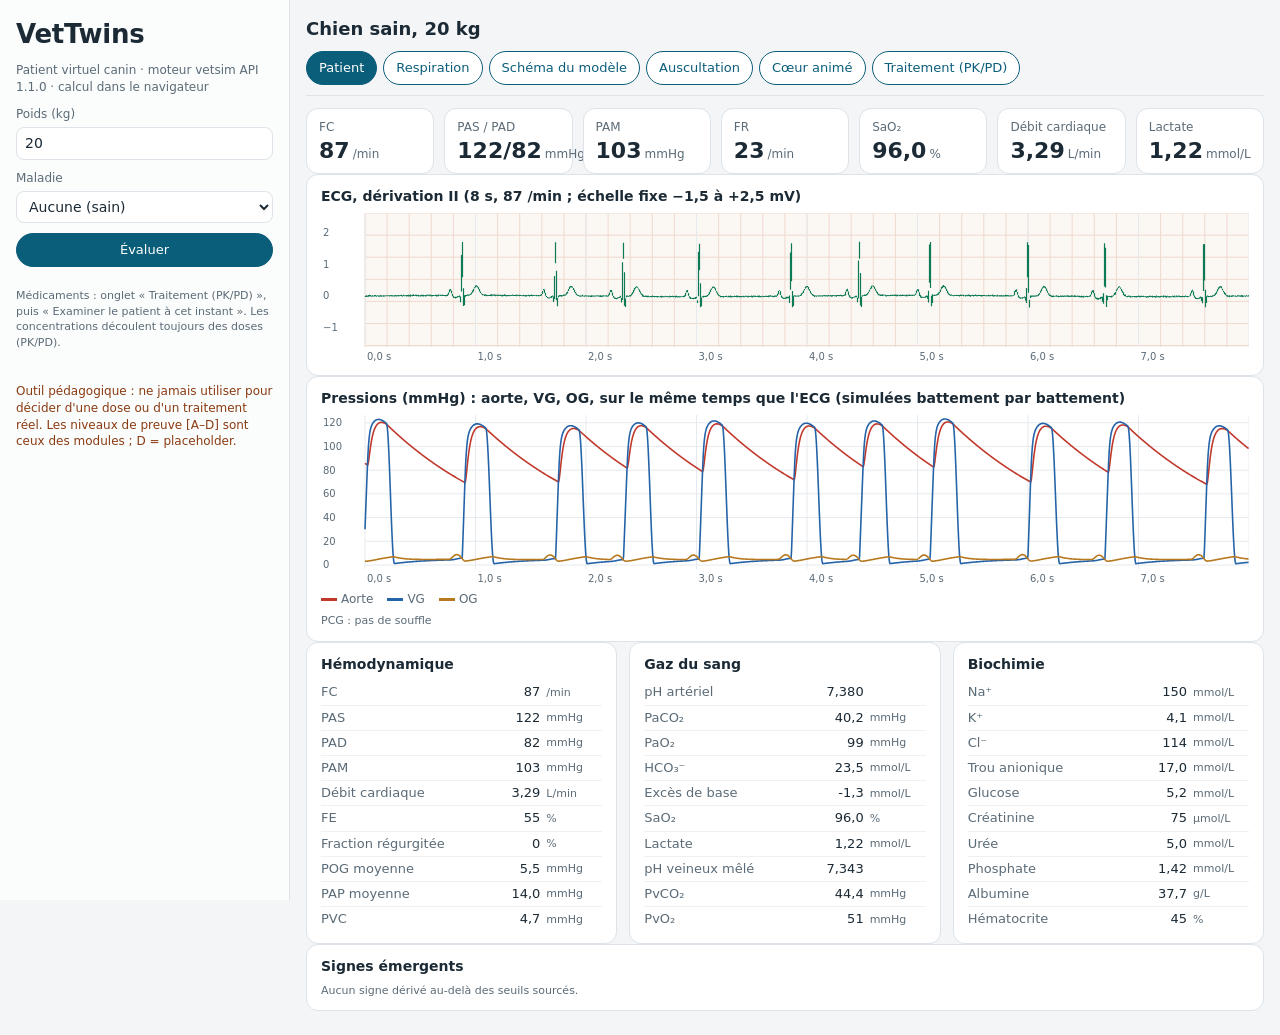
<file: index.html>
<!doctype html>
<html lang="fr">
<head>
  <meta charset="utf-8">
  <meta name="viewport" content="width=device-width, initial-scale=1">
  <title>VetTwins, patient virtuel canin</title>
  <link rel="stylesheet" href="styles.css">
</head>
<body>
  <aside id="side">
    <h1>VetTwins</h1>
    <p class="sub">Patient virtuel canin · moteur vetsim <span id="api"></span> · calcul dans le navigateur</p>
    <label>Poids (kg)<input id="bw" type="number" min="1" max="90" step="0.5" value="20"></label>
    <label>Maladie<select id="disease"></select></label>
    <label id="stage-wrap">Stade<select id="stage"></select></label>
    <button id="evaluate" class="primary">Évaluer</button>
    <div id="treatment-banner" class="banner" hidden></div>
    <p class="note">Médicaments : onglet « Traitement (PK/PD) », puis « Examiner le patient à cet instant ». Les concentrations découlent toujours des doses (PK/PD).</p>
    <p class="warn">Outil pédagogique : ne jamais utiliser pour décider d'une dose ou d'un traitement réel. Les niveaux de preuve [A–D] sont ceux des modules ; D = placeholder.</p>
  </aside>
  <main>
    <header class="case">
      <h2 id="case-label">Chargement du moteur…</h2>
      <nav id="tabs" role="tablist" aria-label="Vues du patient">
        <button role="tab" data-tab="patient" class="on">Patient</button>
        <button role="tab" data-tab="respiration">Respiration</button>
        <button role="tab" data-tab="model">Schéma du modèle</button>
        <button role="tab" data-tab="auscultation">Auscultation</button>
        <button role="tab" data-tab="heart">Cœur animé</button>
        <button role="tab" data-tab="treatment">Traitement (PK/PD)</button>
      </nav>
    </header>
    <div id="error" class="error" role="alert" hidden></div>
    <div id="outcome-banner" role="status" hidden></div>
    <section id="view" role="tabpanel"></section>
  </main>
  <script type="module" src="app.js"></script>
</body>
</html>
</file>
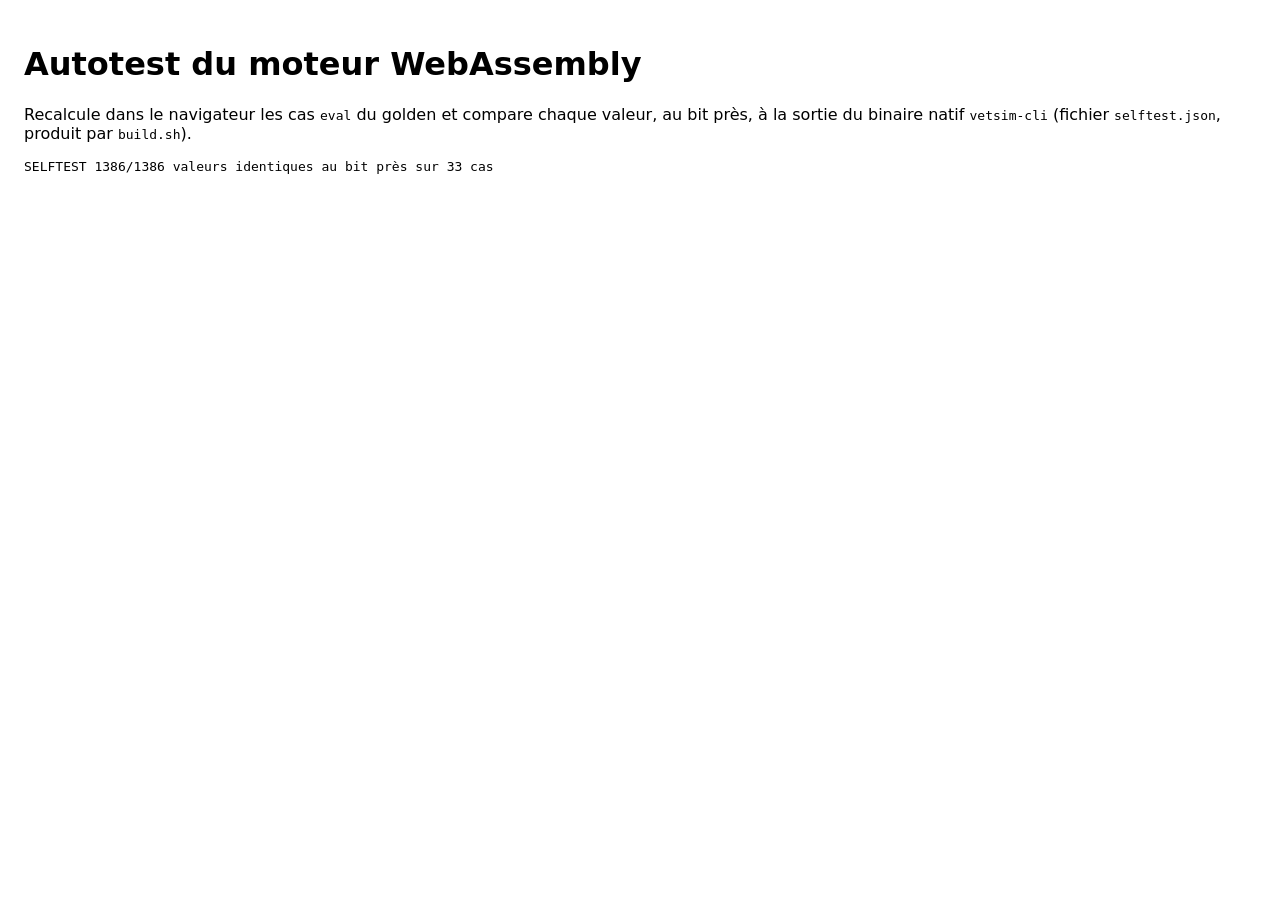
<file: selftest.html>
<!doctype html>
<html lang="fr"><head><meta charset="utf-8"><title>VetTwins : autotest du moteur WebAssembly</title></head>
<body style="font-family:system-ui;padding:16px">
<h1>Autotest du moteur WebAssembly</h1>
<p>Recalcule dans le navigateur les cas <code>eval</code> du golden et compare chaque valeur, au bit près, à la sortie du binaire natif <code>vetsim-cli</code> (fichier <code>selftest.json</code>, produit par <code>build.sh</code>).</p>
<pre id="out">en cours…</pre>
<script type="module">
import init, { Engine } from './pkg/vetsim_wasm.js';
await init();
const e = new Engine();
const call = (m, ...a) => { const r = JSON.parse(e[m](...a)); if (!r.ok) throw new Error(JSON.stringify(r.errors)); return r; };
call('loadModules', await (await fetch('./modules.json')).text());
const cases = await (await fetch('./selftest.json')).json();
let same = 0, total = 0; const bad = [];
for (const c of cases) {
  const id = call('newPatient', JSON.stringify({ bw: c.bw, variability: false })).patient_id;
  for (const [d, s] of c.diseases) call('addDisease', id, JSON.stringify({ id: d, severity: s }));
  const st = call('state', id, JSON.stringify({ conc: c.conc, D: c.D, U: c.U }));
  for (const [k, v] of Object.entries(c.expected)) { total++; if (Object.is(st[k], v)) same++; else bad.push(`${c.id} ${k} : wasm ${st[k]} / natif ${v}`); }
}
document.getElementById('out').textContent = `SELFTEST ${same}/${total} valeurs identiques au bit près sur ${cases.length} cas\n` + bad.slice(0, 20).join('\n');
</script></body></html>
</file>
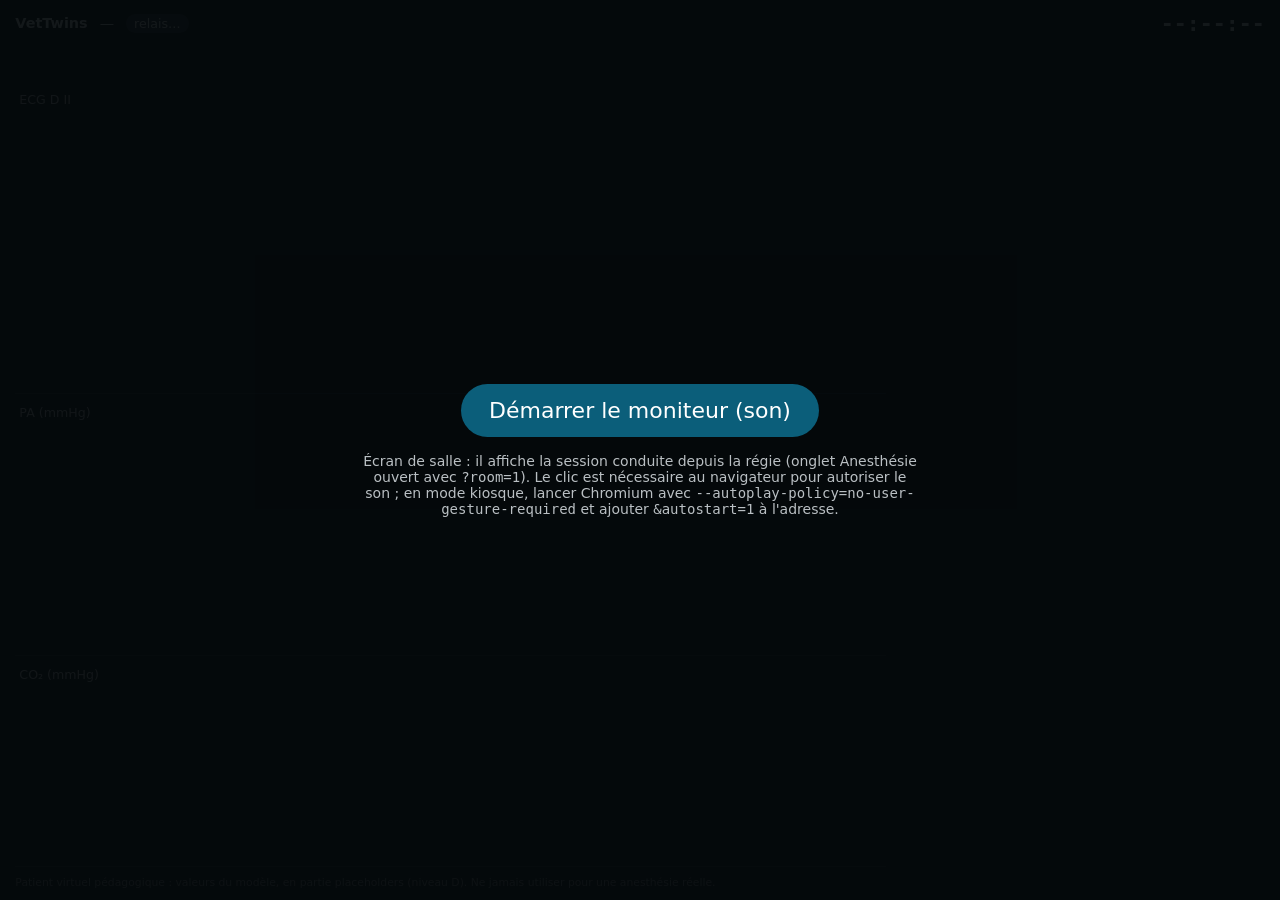
<file: vetsim-kit/web/monitor.html>
<!doctype html>
<html lang="fr">
<head>
  <meta charset="utf-8">
  <meta name="viewport" content="width=device-width, initial-scale=1">
  <title>VetTwins, moniteur de salle</title>
  <style>
    :root { color-scheme: dark; font-family: system-ui, -apple-system, "Segoe UI", sans-serif; }
    html, body { margin: 0; height: 100%; background: #05090b; color: #e8eef2; overflow: hidden; }
    body { display: flex; flex-direction: column; padding: 1.2vh 1.2vw; box-sizing: border-box; gap: 1vh; }
    header { display: flex; align-items: center; gap: 12px; font-size: 1.6vh; opacity: 0.85; }
    header .clock { font: 600 2.4vh ui-monospace, monospace; margin-left: auto; }
    header .link { font-size: 1.4vh; padding: 2px 8px; border-radius: 10px; background: #23313a; }
    header .link.ok { background: #14432a; } header .link.bad { background: #5a1a14; }
    .alarms { min-height: 4vh; display: flex; gap: 8px; flex-wrap: wrap; align-items: center; }
    .alarms span { background: #c0392b; color: white; border-radius: 6px; padding: 2px 10px; font-size: 2.2vh; font-weight: 600; animation: blink 1s steps(2) infinite; }
    .dead { background: #c0392b; color: white; padding: 6px 12px; border-radius: 6px; font-weight: 700; font-size: 2.6vh; }
    @keyframes blink { 50% { opacity: 0.45; } }
    main { flex: 1; display: grid; grid-template-columns: minmax(0, 3fr) minmax(0, 1.25fr); gap: 1.2vw; min-height: 0; }
    .waves { display: grid; grid-template-rows: 1.2fr 1fr 0.8fr; gap: 1vh; min-height: 0; }
    .wave { position: relative; border-bottom: 1px solid #15222a; min-height: 0; }
    .wave canvas { width: 100%; height: 100%; display: block; }
    .wave label { position: absolute; top: 2px; left: 4px; font-size: 1.4vh; opacity: 0.7; }
    .vals { display: grid; grid-template-rows: repeat(4, minmax(0, 1fr)); grid-template-columns: 1fr 1fr; gap: 1vh; min-height: 0; }
    .mv { display: flex; flex-direction: column; justify-content: center; padding: 0.6vh 0.8vw; border: 1px solid #1b2830; border-radius: 8px; min-width: 0; }
    .mv.wide { grid-column: span 2; }
    .mv span { font-size: 1.6vh; opacity: 0.8; } .mv i { font-size: 1.4vh; font-style: normal; opacity: 0.7; }
    .mv b { font: 600 6vh ui-monospace, monospace; line-height: 1.05; white-space: nowrap; overflow: hidden; }
    .mv.wide b { font-size: 6.5vh; }
    .mv.small b { font-size: 4vh; }
    .g b { color: #35e08a; } .r b { color: #ff6b6b; } .b b { color: #5ab0ff; } .y b { color: #f2d45c; } .w b { color: #e8eef2; }
    .mv.off b { color: #3a4a53 !important; }
    #start { position: fixed; inset: 0; display: flex; flex-direction: column; align-items: center; justify-content: center; gap: 16px; background: rgba(5, 9, 11, 0.92); z-index: 9; }
    #start button { font: inherit; font-size: 22px; padding: 14px 28px; border-radius: 30px; border: none; background: #0b5e7a; color: white; cursor: pointer; }
    #start p { max-width: 560px; text-align: center; opacity: 0.8; margin: 0 16px; font-size: 14px; }
    footer { font-size: 1.2vh; opacity: 0.45; }
    @media (max-width: 700px) { main { grid-template-columns: 1fr; } .waves { min-height: 40vh; } }
  </style>
</head>
<body>
  <div id="start">
    <button id="go">Démarrer le moniteur (son)</button>
    <p>Écran de salle : il affiche la session conduite depuis la régie (onglet Anesthésie ouvert avec <code>?room=1</code>). Le clic est nécessaire au navigateur pour autoriser le son ; en mode kiosque, lancer Chromium avec <code>--autoplay-policy=no-user-gesture-required</code> et ajouter <code>&amp;autostart=1</code> à l'adresse.</p>
  </div>
  <header>
    <b>VetTwins</b><span id="who">—</span><span id="link" class="link">relais…</span><span class="clock" id="clock">--:--:--</span>
  </header>
  <div class="alarms" id="alarms"></div>
  <main>
    <div class="waves">
      <div class="wave"><label>ECG D II</label><canvas id="ecg"></canvas></div>
      <div class="wave"><label>PA (mmHg)</label><canvas id="art"></canvas></div>
      <div class="wave"><label>CO₂ (mmHg)</label><canvas id="cap"></canvas></div>
    </div>
    <div class="vals" id="vals"></div>
  </main>
  <footer>Patient virtuel pédagogique : valeurs du modèle, en partie placeholders (niveau D). Ne jamais utiliser pour une anesthésie réelle.</footer>
  <script type="module" src="monitor.js"></script>
</body>
</html>
</file>
<file: styles.css>
:root {
  --ink: #1b2a35; --muted: #5b6b77; --accent: #0b5e7a; --accent-soft: #eef5f8; --bg: #f3f5f7; --card: #ffffff;
  --line: #dde3e8; --warn: #8a3b12; --red: #c0392b; --cursor: #e0465a;
  font-family: system-ui, -apple-system, "Segoe UI", sans-serif; color: var(--ink);
  accent-color: var(--accent);
}
* { box-sizing: border-box; }
[hidden] { display: none !important; }
body { margin: 0; display: flex; min-height: 100vh; background: var(--bg); font-size: 14px; line-height: 1.4; }
aside#side {
  width: 290px; flex: none; padding: 16px; display: flex; flex-direction: column; gap: 10px;
  border-right: 1px solid var(--line); background: #fbfcfc;
  position: sticky; top: 0; height: 100vh; overflow-y: auto;
}
main { flex: 1; min-width: 0; padding: 0 16px 24px; display: flex; flex-direction: column; gap: 12px; }
h1 { margin: 0; font-size: 26px; letter-spacing: -0.01em; }
h2 { margin: 6px 0 0; font-size: 15px; }
.sub { margin: 0; color: var(--muted); font-size: 12px; }

/* en-tête du cas et onglets, fixés en haut au défilement */
header.case { position: sticky; top: 0; z-index: 5; background: var(--bg); padding: 16px 0 10px; display: flex; flex-direction: column; gap: 10px; border-bottom: 1px solid var(--line); }
header.case h2 { margin: 0; font-size: 18px; }
header.case .stale { font-weight: 400; font-size: 13px; color: var(--warn); }

label { display: flex; flex-direction: column; gap: 4px; font-size: 12px; color: var(--muted); min-width: 0; }
label.inline { flex-direction: row; align-items: center; gap: 6px; font-size: 13px; color: var(--ink); }
input, select { font: inherit; font-size: 14px; padding: 6px 8px; border: 1px solid var(--line); border-radius: 8px; background: white; color: var(--ink); max-width: 100%; min-width: 0; }
aside select, aside input { width: 100%; }
input[type=checkbox], input[type=radio] { padding: 0; margin: 0; width: 16px; height: 16px; border: none; }
input[type=range] { padding: 0; border: none; background: none; }
button { font: inherit; font-size: 13px; padding: 7px 12px; border: 1px solid var(--accent); border-radius: 18px; background: white; color: var(--accent); cursor: pointer; white-space: nowrap; }
button:hover { background: var(--accent-soft); }
button.primary, button.on { background: var(--accent); color: white; }
button.primary:hover, button.on:hover { background: #094e66; }
button.danger { border-color: var(--cursor); background: var(--cursor); color: white; }
button:disabled { opacity: 0.5; cursor: default; }
button.dirty { box-shadow: 0 0 0 3px #f0b46a; }
:focus-visible { outline: 2px solid var(--accent); outline-offset: 2px; }
button:focus-visible { outline-offset: 3px; }

.row { display: flex; gap: 8px; align-items: center; flex-wrap: wrap; }
.row input[type=number] { width: 90px; }
.row label { align-self: flex-end; }
.warn { color: var(--warn); font-size: 12px; }
.banner { color: var(--red); font-size: 12px; border: 1px solid #f1c7c0; border-radius: 8px; padding: 8px; background: #fdf3f1; }
.error { color: #b00020; background: #fdecee; border: 1px solid #f3c2c8; border-radius: 8px; padding: 8px 12px; }
#outcome-banner { border-radius: 10px; padding: 10px 12px; font-size: 13px; display: flex; flex-direction: column; gap: 4px; }
#outcome-banner.decompensated { background: #fff4e5; border: 1px solid #f0b46a; color: #6b3d00; }
#outcome-banner.dead { background: #3a1114; border: 1px solid #7a2229; color: #fbe9ea; }
#outcome-banner .note { color: inherit; opacity: 0.8; }
.dead-view { padding: 24px; text-align: center; color: var(--muted); }

#tabs { display: flex; gap: 6px; flex-wrap: wrap; }

.card { background: var(--card); border: 1px solid var(--line); border-radius: 12px; padding: 12px 14px; display: flex; flex-direction: column; gap: 6px; min-width: 0; }
.card h3 { margin: 0; font-size: 14px; }
.grid3 { display: grid; grid-template-columns: repeat(auto-fit, minmax(min(260px, 100%), 1fr)); gap: 12px; }

/* constantes clés en tête de l'onglet Patient */
.vitals { display: grid; grid-template-columns: repeat(auto-fit, minmax(118px, 1fr)); gap: 10px; }
.vital { background: var(--card); border: 1px solid var(--line); border-radius: 12px; padding: 10px 12px; display: flex; flex-direction: column; gap: 2px; }
.vital .k { font-size: 12px; color: var(--muted); }
.vital .v { font-size: 22px; font-weight: 600; font-variant-numeric: tabular-nums; line-height: 1.15; }
.vital .v small { font-size: 12px; font-weight: 400; color: var(--muted); margin-left: 3px; }

table.values { width: 100%; border-collapse: collapse; font-size: 13px; font-variant-numeric: tabular-nums; }
table.values td, table.values th { padding: 3px 0; }
table.values tr + tr td { border-top: 1px solid #eef1f4; }
table.values th { text-align: left; font-size: 11px; font-weight: 600; color: var(--muted); text-transform: uppercase; letter-spacing: 0.04em; border-bottom: 1px solid var(--line); padding-bottom: 5px; }
table.values td:first-child { color: var(--muted); }
table.values td.v, table.values th.v { text-align: right; font-weight: 500; padding-right: 6px; }
table.values td.u { color: var(--muted); font-size: 11px; width: 56px; }
table.params td { padding-right: 12px; }
table.params td.src { color: var(--muted); font-size: 12px; }
.scroll-x { overflow-x: auto; }

canvas { width: 100%; display: block; }
.legend { display: flex; gap: 14px; font-size: 12px; color: var(--muted); align-items: center; flex-wrap: wrap; }
.legend i { display: inline-block; width: 16px; height: 3px; margin-right: 4px; vertical-align: middle; }
.note { color: var(--muted); font-size: 11px; }
.signs div.sign { font-size: 13px; }
.chips { display: flex; flex-wrap: wrap; gap: 6px; }
.chips button { font-size: 12px; padding: 5px 10px; }
.sliders { display: grid; grid-template-columns: 1fr 1fr; gap: 16px; }
.sliders label { font-size: 12px; }
.toolbar { background: var(--card); border: 1px solid var(--line); border-radius: 12px; padding: 10px 14px; display: flex; flex-direction: column; gap: 10px; }
.toolbar .group { display: flex; gap: 6px; align-items: center; flex-wrap: wrap; }
.toolbar .group > span.lab { font-size: 12px; color: var(--muted); margin-right: 2px; }
.summary { font-size: 13px; color: var(--muted); }
svg text { font-family: system-ui, sans-serif; }
/* cœur animé */
.hv { display: flex; flex-direction: column; gap: 12px; }
.hv-bar { display: flex; flex-wrap: wrap; align-items: center; gap: 12px 16px; background: var(--card); border: 1px solid var(--line); border-radius: 14px; padding: 10px 14px; box-shadow: 0 2px 10px rgba(27, 42, 53, 0.06); }
.hv-play { width: 44px; height: 44px; border-radius: 50%; padding: 0; font-size: 16px; background: var(--accent); color: white; border: none; box-shadow: 0 2px 6px rgba(11, 94, 122, 0.35); }
.hv-play:hover { background: #094e66; }
.hv-time { font-variant-numeric: tabular-nums; font-size: 20px; font-weight: 600; min-width: 92px; }
.hv-time small { font-size: 12px; font-weight: 400; color: var(--muted); }
.hv-scrub { flex: 1 1 220px; min-width: 160px; }
.hv-seg { display: inline-flex; border: 1px solid var(--accent); border-radius: 18px; overflow: hidden; }
.hv-seg button { border: none; border-radius: 0; padding: 6px 11px; }
.hv-seg button + button { border-left: 1px solid var(--accent); }
.hv-main { display: grid; grid-template-columns: minmax(300px, 1.15fr) minmax(0, 1fr); gap: 12px; align-items: start; }
.hv-stage { background: radial-gradient(120% 90% at 50% 30%, #ffffff 0%, #f7f1ee 70%, #f1e7e3 100%); border: 1px solid var(--line); border-radius: 16px; padding: 12px 14px 10px; display: flex; flex-direction: column; gap: 8px; }
.hv-side { display: flex; flex-direction: column; gap: 10px; min-width: 0; }
.hv-side .card { padding: 8px 12px; }
.hv-side .card h3 { margin-bottom: 4px; }
.hv-chips { display: flex; flex-direction: column; gap: 6px; }
.hv-chip { display: flex; align-items: baseline; gap: 8px; font-size: 13px; background: rgba(255, 255, 255, 0.85); border: 1px solid var(--line); border-radius: 10px; padding: 6px 10px; min-height: 34px; }
.hv-chip i { width: 10px; height: 10px; border-radius: 50%; flex: none; align-self: center; }
.hv-chip b { font-size: 11px; text-transform: uppercase; letter-spacing: 0.06em; color: var(--muted); flex: none; }
#h-svg { width: 100%; max-height: 560px; display: block; }
#h-svg .h-cav { font-size: 17px; font-weight: 700; fill: rgba(27, 42, 53, 0.55); text-anchor: middle; pointer-events: none; }
#h-svg .h-vlab { font-size: 11px; font-weight: 700; fill: #4b5a66; text-anchor: middle; stroke: rgba(255,255,255,0.9); stroke-width: 3px; paint-order: stroke; }
#h-svg .h-small { font-size: 10.5px; fill: #4b5a66; stroke: rgba(255,255,255,0.85); stroke-width: 3px; paint-order: stroke; }
#h-svg .h-cond { fill: none; stroke: #d9c27a; stroke-width: 2.4; stroke-linecap: round; opacity: 0.75; }
#h-svg .h-cond.on { stroke: #e0a800; stroke-width: 4.2; opacity: 1; filter: url(#h-glow); }
#h-svg .h-node { fill: #e8c552; stroke: #8a6a00; stroke-width: 1.5; }
#h-svg .h-node.on { fill: #ffd84a; filter: url(#h-glow); }
#h-svg .h-imp { fill: #fff6c9; stroke: #b8860b; stroke-width: 2; }
#h-svg .h-leaf { stroke: #4a2f2b; stroke-width: 3.6; stroke-linecap: round; }
#h-svg .h-jet { stroke-width: 4.5; stroke-linecap: round; stroke-linejoin: round; opacity: 0; paint-order: stroke; }
#h-svg .h-x { stroke-width: 4.5; stroke-linecap: round; fill: none; }
.hv-ribbon { width: 100%; height: 22px; display: block; border-radius: 6px; background: #eef1f4; }
.hv-legend { display: flex; flex-wrap: wrap; gap: 4px 14px; font-size: 11.5px; color: var(--muted); }
.hv-legend span { display: inline-flex; align-items: center; gap: 5px; }
.hv-legend i { width: 12px; height: 10px; border-radius: 3px; display: inline-block; }
.hv-legend i.hatch { background: repeating-linear-gradient(90deg, #b8c2cc 0 3px, rgba(208, 33, 27, 0.7) 3px 5px); }

@media (max-width: 800px) {
  body { flex-direction: column; }
  aside#side { width: auto; height: auto; position: static; border-right: none; border-bottom: 1px solid var(--line); }
  main { padding: 0 12px 24px; }
  #tabs { flex-wrap: nowrap; overflow-x: auto; scrollbar-width: none; margin: 0 -12px; padding: 0 12px; }
  .sliders { grid-template-columns: 1fr; }
  .hv-main { grid-template-columns: 1fr; }
  .hv-bar { position: static; }
  .vital .v { font-size: 19px; }
}
</file>
